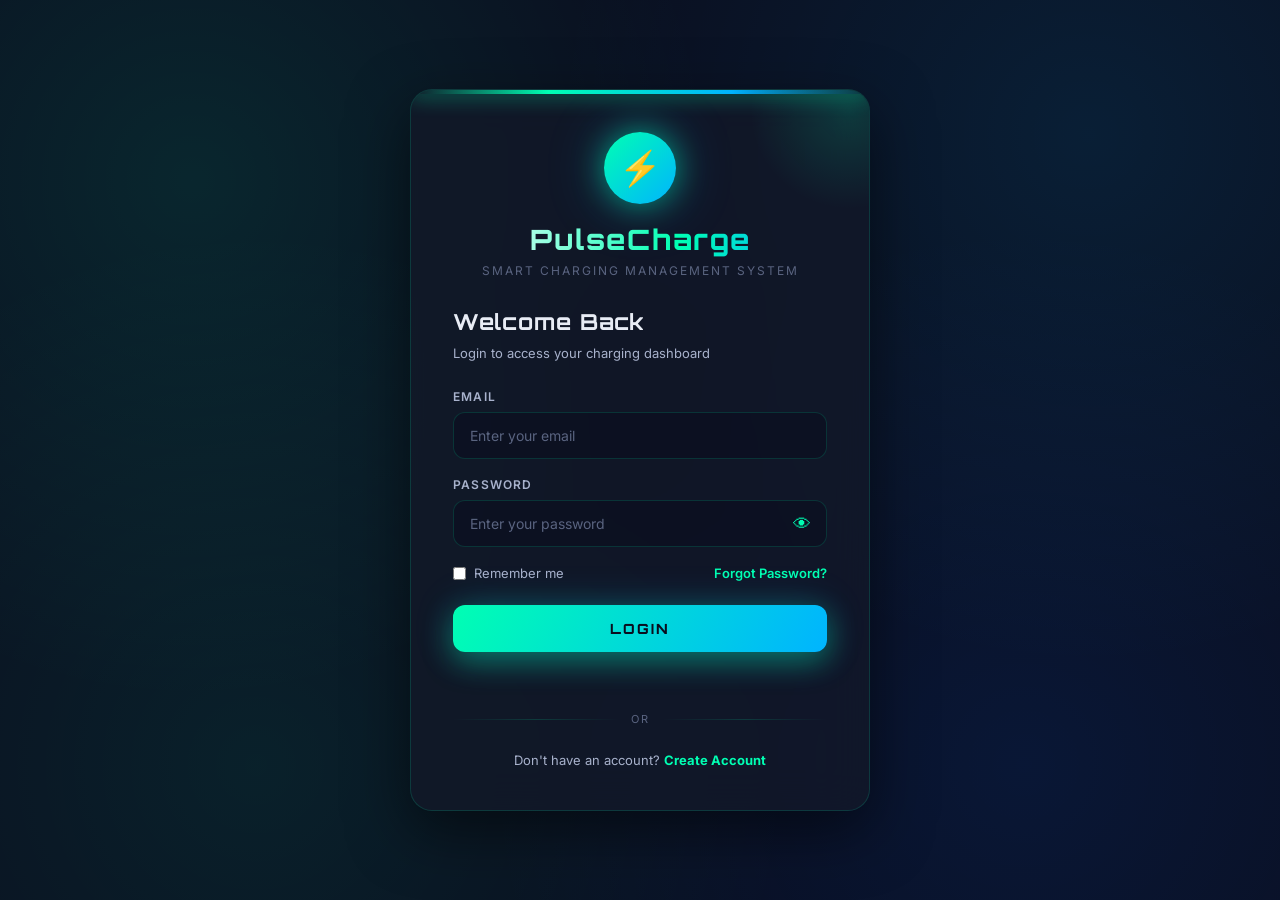
<file: login.html>
<!DOCTYPE html>
<html lang="en">
<head>
    <meta charset="UTF-8">
    <meta name="viewport" content="width=device-width, initial-scale=1.0">
    <title>PulseCharge | Login</title>

    <link href="https://fonts.googleapis.com/css2?family=Orbitron:wght@500;700;900&family=Inter:wght@300;400;500;600;700&display=swap" rel="stylesheet">
    <link rel="stylesheet" href="auth.css">
</head>

<body>

<div class="auth-container">

    <div class="auth-card">

        <div class="logo">⚡</div>

        <h1>PulseCharge</h1>
        <p class="subtitle">Smart Charging Management System</p>

        <h2>Welcome Back</h2>
        <p class="description">Login to access your charging dashboard</p>

        <form id="loginForm">

            <div class="input-group">
                <label for="loginEmail">Email</label>
                <input
                    type="email"
                    id="loginEmail"
                    placeholder="Enter your email"
                    required
                >
            </div>

            <div class="input-group">
                <label for="loginPassword">Password</label>

                <div class="password-box">
                    <input
                        type="password"
                        id="loginPassword"
                        placeholder="Enter your password"
                        required
                    >
                    <button
                        type="button"
                        class="toggle-password"
                        onclick="togglePassword('loginPassword', this)">
                        👁
                    </button>
                </div>
            </div>

            <div class="form-options">
                <label class="remember">
                    <input type="checkbox" id="rememberMe">
                    Remember me
                </label>

                <a href="#" onclick="forgotPassword()">Forgot Password?</a>
            </div>

            <button type="submit" class="auth-button">
                Login
            </button>

            <p id="loginMessage" class="message"></p>

        </form>

        <div class="divider">
            <span>OR</span>
        </div>

        <p class="switch-page">
            Don't have an account?
            <a href="register.html">Create Account</a>
        </p>

    </div>

</div>

<script src="auth.js"></script>

</body>
</html>
</file>
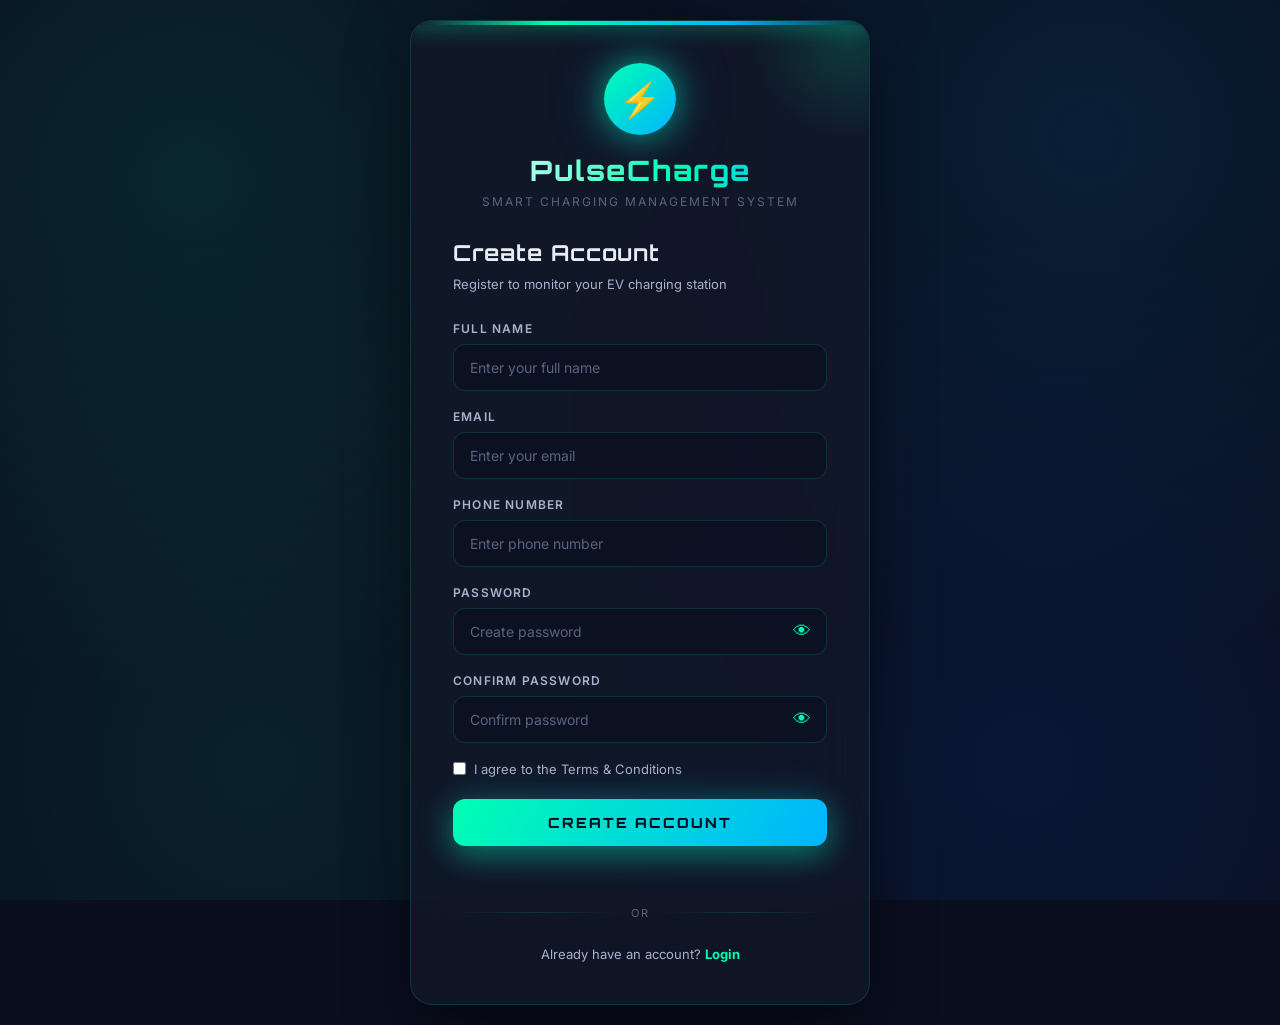
<file: register.html>
<!DOCTYPE html>
<html lang="en">
<head>
    <meta charset="UTF-8">
    <meta name="viewport" content="width=device-width, initial-scale=1.0">
    <title>PulseCharge | Register</title>

    <link href="https://fonts.googleapis.com/css2?family=Orbitron:wght@500;700;900&family=Inter:wght@300;400;500;600;700&display=swap" rel="stylesheet">
    <link rel="stylesheet" href="auth.css">
</head>

<body>

<div class="auth-container">

    <div class="auth-card">

        <div class="logo">⚡</div>

        <h1>PulseCharge</h1>
        <p class="subtitle">Smart Charging Management System</p>

        <h2>Create Account</h2>
        <p class="description">Register to monitor your EV charging station</p>

        <form id="registerForm">

            <div class="input-group">
                <label for="registerName">Full Name</label>
                <input
                    type="text"
                    id="registerName"
                    placeholder="Enter your full name"
                    required
                >
            </div>

            <div class="input-group">
                <label for="registerEmail">Email</label>
                <input
                    type="email"
                    id="registerEmail"
                    placeholder="Enter your email"
                    required
                >
            </div>

            <div class="input-group">
                <label for="registerPhone">Phone Number</label>
                <input
                    type="tel"
                    id="registerPhone"
                    placeholder="Enter phone number"
                    pattern="[0-9]{10}"
                    required
                >
            </div>

            <div class="input-group">
                <label for="registerPassword">Password</label>

                <div class="password-box">
                    <input
                        type="password"
                        id="registerPassword"
                        placeholder="Create password"
                        required
                    >
                    <button
                        type="button"
                        class="toggle-password"
                        onclick="togglePassword('registerPassword', this)">
                        👁
                    </button>
                </div>
            </div>

            <div class="input-group">
                <label for="confirmPassword">Confirm Password</label>

                <div class="password-box">
                    <input
                        type="password"
                        id="confirmPassword"
                        placeholder="Confirm password"
                        required
                    >
                    <button
                        type="button"
                        class="toggle-password"
                        onclick="togglePassword('confirmPassword', this)">
                        👁
                    </button>
                </div>
            </div>

            <label class="terms">
                <input type="checkbox" id="terms" required>
                <span>I agree to the Terms & Conditions</span>
            </label>

            <button type="submit" class="auth-button">
                Create Account
            </button>

            <p id="registerMessage" class="message"></p>

        </form>

        <div class="divider">
            <span>OR</span>
        </div>

        <p class="switch-page">
            Already have an account?
            <a href="login.html">Login</a>
        </p>

    </div>

</div>

<script src="auth.js"></script>

</body>
</html>
</file>
<file: auth.css>
* {
    margin: 0;
    padding: 0;
    box-sizing: border-box;
}

/* =========================================================
   PULSECHARGE - LOGIN / REGISTER (DARK NEON THEME)
   ========================================================= */

:root {
    --bg-primary:    #0a0e1f;
    --bg-secondary:  #131829;
    --bg-elevated:   #1a2035;
    --electric-green: #00ffb3;
    --electric-cyan:  #00b4ff;
    --text-primary:   #e8ecf5;
    --text-secondary: #a8b2cc;
    --text-muted:     #5a6480;
    --border:         rgba(0, 255, 179, 0.15);
    --glow-green:     0 0 20px rgba(0, 255, 179, 0.5);
    --shadow:         0 20px 60px rgba(0, 0, 0, 0.5);
}

body {
    font-family: "Inter", "Segoe UI", Arial, sans-serif;
    min-height: 100vh;
    color: var(--text-primary);

    background: var(--bg-primary);
    background-image:
        radial-gradient(circle at 15% 20%, rgba(0, 255, 179, 0.10), transparent 40%),
        radial-gradient(circle at 85% 15%, rgba(0, 180, 255, 0.10), transparent 40%),
        radial-gradient(circle at 80% 85%, rgba(0, 102, 255, 0.10), transparent 42%),
        radial-gradient(circle at 20% 85%, rgba(0, 255, 179, 0.08), transparent 42%);
    background-attachment: fixed;

    display: flex;
    justify-content: center;
    align-items: center;
    padding: 20px;
}

.auth-container {
    width: 100%;
    max-width: 460px;
}

/* Card - Glassmorphism */
.auth-card {
    position: relative;
    overflow: hidden;

    background: rgba(19, 24, 41, 0.75);
    backdrop-filter: blur(20px);
    -webkit-backdrop-filter: blur(20px);

    border: 1px solid var(--border);
    border-radius: 22px;

    padding: 42px;

    box-shadow: var(--shadow);
}

.auth-card::before {
    content: "";
    position: absolute;
    left: 0; top: 0; right: 0;
    height: 4px;
    background: linear-gradient(90deg,
        transparent,
        var(--electric-green) 30%,
        var(--electric-cyan) 70%,
        transparent);
    box-shadow: 0 0 20px var(--electric-green);
}

.auth-card::after {
    content: "";
    position: absolute;
    width: 200px;
    height: 200px;
    border-radius: 50%;
    background: radial-gradient(circle, rgba(0, 255, 179, 0.15), transparent 70%);
    top: -80px;
    right: -80px;
    pointer-events: none;
}

/* Logo */
.logo {
    width: 72px;
    height: 72px;
    margin: 0 auto 18px;

    display: flex;
    align-items: center;
    justify-content: center;

    border-radius: 50%;

    background: linear-gradient(135deg, var(--electric-green), var(--electric-cyan));
    color: #0a0e1f;

    font-size: 34px;
    font-weight: 900;

    box-shadow:
        0 0 30px rgba(0, 255, 179, 0.5),
        0 0 60px rgba(0, 180, 255, 0.3);

    animation: logoPulse 2s ease-in-out infinite;
}

@keyframes logoPulse {
    0%, 100% {
        box-shadow:
            0 0 30px rgba(0, 255, 179, 0.5),
            0 0 60px rgba(0, 180, 255, 0.3);
    }
    50% {
        box-shadow:
            0 0 40px rgba(0, 255, 179, 0.7),
            0 0 80px rgba(0, 180, 255, 0.5);
    }
}

h1 {
    text-align: center;
    font-family: "Orbitron", "Segoe UI", sans-serif;
    font-size: 28px;
    font-weight: 800;
    letter-spacing: 2px;

    background: linear-gradient(90deg, #ffffff, var(--electric-green) 60%, var(--electric-cyan));
    -webkit-background-clip: text;
    background-clip: text;
    color: transparent;

    margin-bottom: 6px;
}

.subtitle {
    text-align: center;
    color: var(--text-muted);
    font-size: 12px;
    letter-spacing: 2px;
    text-transform: uppercase;
    margin-bottom: 30px;
}

h2 {
    font-family: "Orbitron", "Segoe UI", sans-serif;
    font-size: 22px;
    font-weight: 700;
    margin-bottom: 8px;
    color: var(--text-primary);
    letter-spacing: 1px;
}

.description {
    color: var(--text-secondary);
    font-size: 13px;
    margin-bottom: 26px;
    line-height: 1.6;
}

.input-group { margin-bottom: 18px; }

.input-group label {
    display: block;
    font-size: 12px;
    font-weight: 600;
    margin-bottom: 8px;
    color: var(--text-secondary);
    text-transform: uppercase;
    letter-spacing: 1.2px;
}

.input-group input {
    width: 100%;
    padding: 14px 16px;

    border-radius: 12px;
    border: 1.5px solid rgba(0, 255, 179, 0.15);

    background: rgba(10, 14, 31, 0.6);
    color: var(--text-primary);

    outline: none;
    font-size: 14px;
    font-family: inherit;

    transition: all 0.25s ease;
}

.input-group input:focus {
    border-color: var(--electric-green);
    background: rgba(10, 14, 31, 0.9);
    box-shadow:
        0 0 0 4px rgba(0, 255, 179, 0.12),
        0 0 20px rgba(0, 255, 179, 0.25);
}

.input-group input::placeholder { color: var(--text-muted); }

.password-box { position: relative; }
.password-box input { padding-right: 48px; }

.toggle-password {
    position: absolute;
    right: 12px;
    top: 50%;
    transform: translateY(-50%);
    background: none;
    border: none;
    color: var(--electric-green);
    cursor: pointer;
    font-size: 18px;
    padding: 4px;
    transition: 0.2s;
}

.toggle-password:hover {
    transform: translateY(-50%) scale(1.15);
    filter: drop-shadow(0 0 6px var(--electric-green));
}

.form-options {
    display: flex;
    justify-content: space-between;
    align-items: center;
    margin-bottom: 24px;
    font-size: 13px;
}

.remember {
    display: flex;
    gap: 8px;
    color: var(--text-secondary);
    align-items: center;
    cursor: pointer;
}

.remember input,
.terms input {
    accent-color: var(--electric-green);
    cursor: pointer;
}

.form-options a {
    color: var(--electric-green);
    font-weight: 600;
    text-decoration: none;
    transition: 0.2s;
}

.form-options a:hover {
    text-decoration: underline;
    text-shadow: 0 0 10px var(--electric-green);
}

.terms {
    display: flex;
    gap: 8px;
    align-items: center;
    font-size: 13px;
    color: var(--text-secondary);
    margin-bottom: 22px;
    cursor: pointer;
}

.auth-button {
    width: 100%;
    padding: 15px;

    border: none;
    border-radius: 12px;

    background: linear-gradient(120deg, var(--electric-green), var(--electric-cyan));
    color: #0a0e1f;

    font-family: "Orbitron", "Segoe UI", sans-serif;
    font-size: 14px;
    font-weight: 800;
    letter-spacing: 2px;
    text-transform: uppercase;

    cursor: pointer;
    transition: 0.25s ease;

    box-shadow:
        0 10px 30px rgba(0, 255, 179, 0.35),
        0 0 40px rgba(0, 180, 255, 0.2);
}

.auth-button:hover {
    transform: translateY(-2px);
    box-shadow:
        0 14px 40px rgba(0, 255, 179, 0.55),
        0 0 60px rgba(0, 180, 255, 0.4);
}

.auth-button:active { transform: translateY(0); }

.divider {
    display: flex;
    align-items: center;
    gap: 12px;
    margin: 26px 0;
    color: var(--text-muted);
    font-size: 11px;
    letter-spacing: 2px;
    text-transform: uppercase;
}

.divider::before,
.divider::after {
    content: "";
    height: 1px;
    background: linear-gradient(90deg, transparent, var(--border), transparent);
    flex: 1;
}

.switch-page {
    text-align: center;
    color: var(--text-secondary);
    font-size: 13px;
}

.switch-page a {
    color: var(--electric-green);
    text-decoration: none;
    font-weight: 700;
    transition: 0.2s;
}

.switch-page a:hover {
    text-shadow: 0 0 10px var(--electric-green);
    text-decoration: underline;
}

.message {
    text-align: center;
    margin-top: 16px;
    font-size: 13px;
    font-weight: 600;
    min-height: 18px;
    padding: 8px;
    border-radius: 8px;
}

.message.success {
    color: var(--electric-green);
    background: rgba(0, 255, 179, 0.08);
    border: 1px solid rgba(0, 255, 179, 0.25);
}

.message.error {
    color: #ff5577;
    background: rgba(255, 85, 119, 0.08);
    border: 1px solid rgba(255, 85, 119, 0.25);
}

.message:empty {
    padding: 0;
    background: none;
    border: none;
}

@media (max-width: 500px) {
    .auth-card { padding: 30px 24px; }
    h1 { font-size: 24px; }
    h2 { font-size: 19px; }
    .logo { width: 60px; height: 60px; font-size: 28px; }
}
</file>
